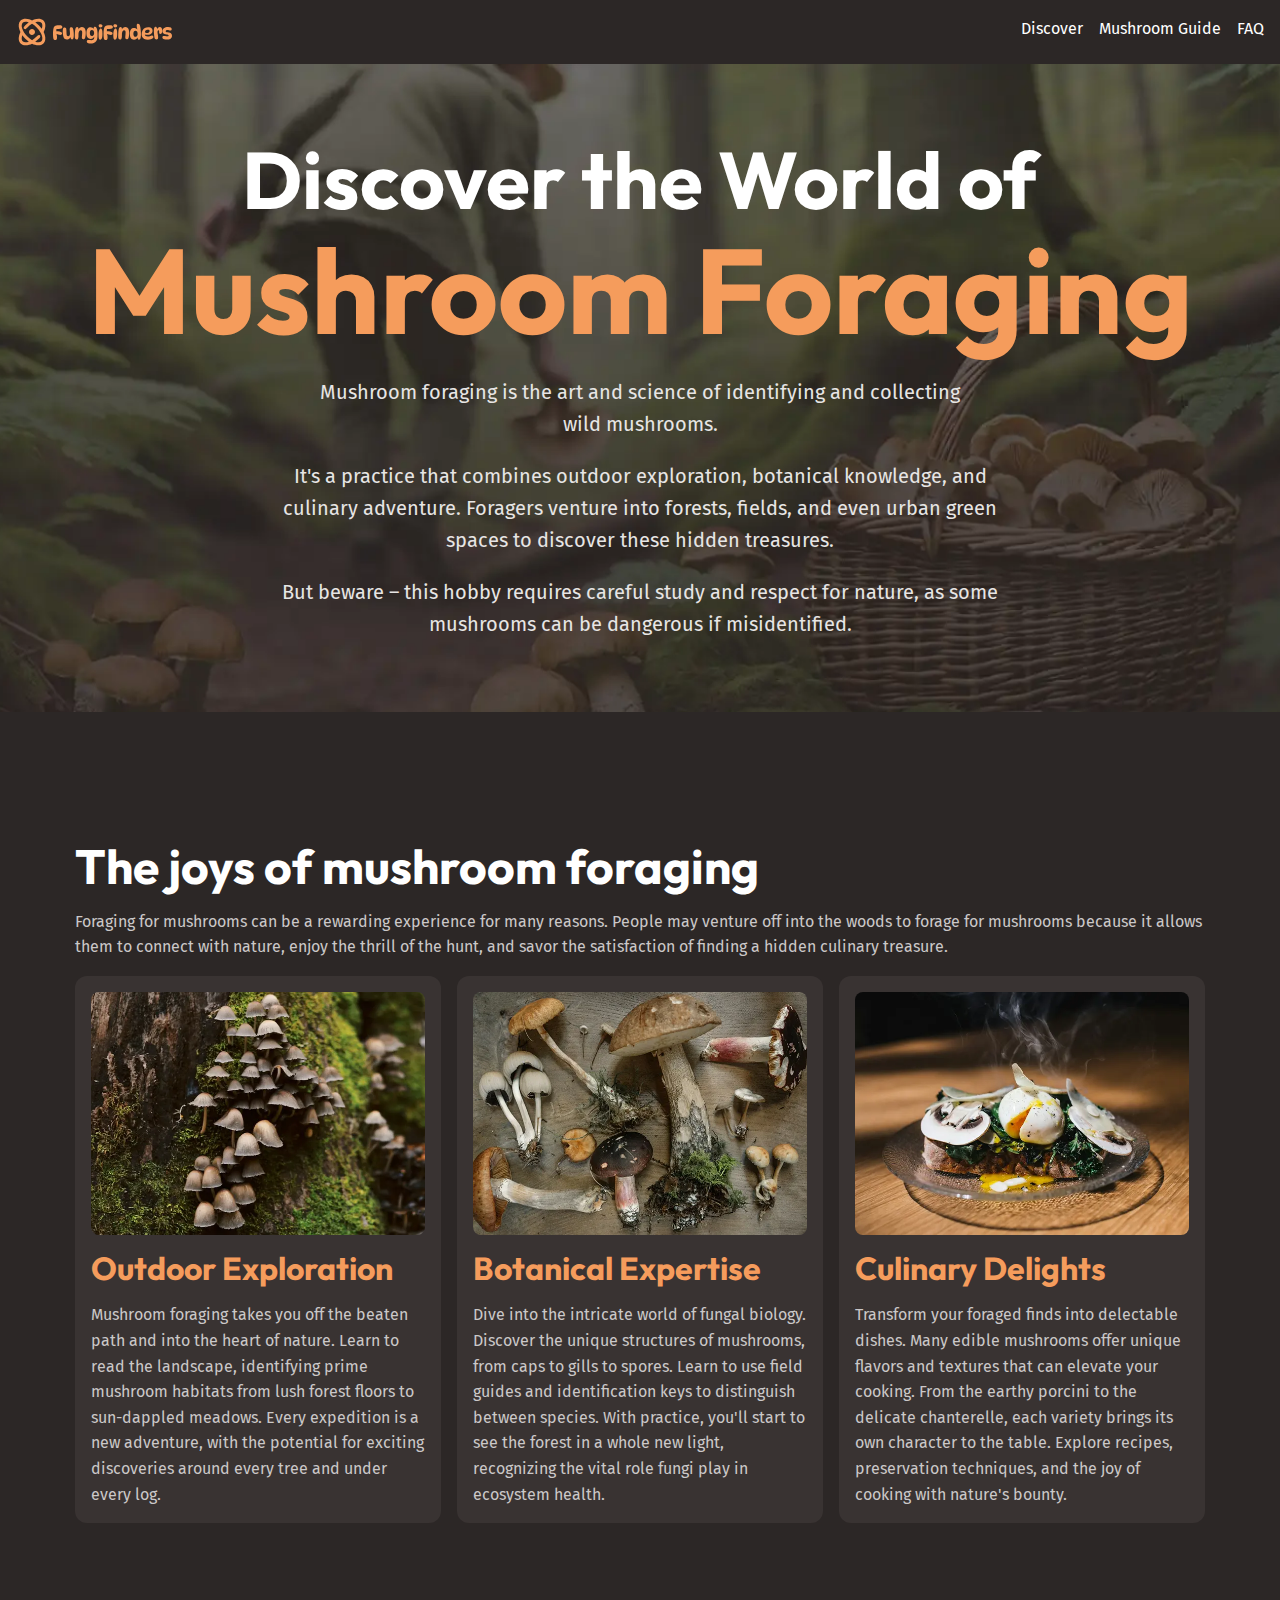
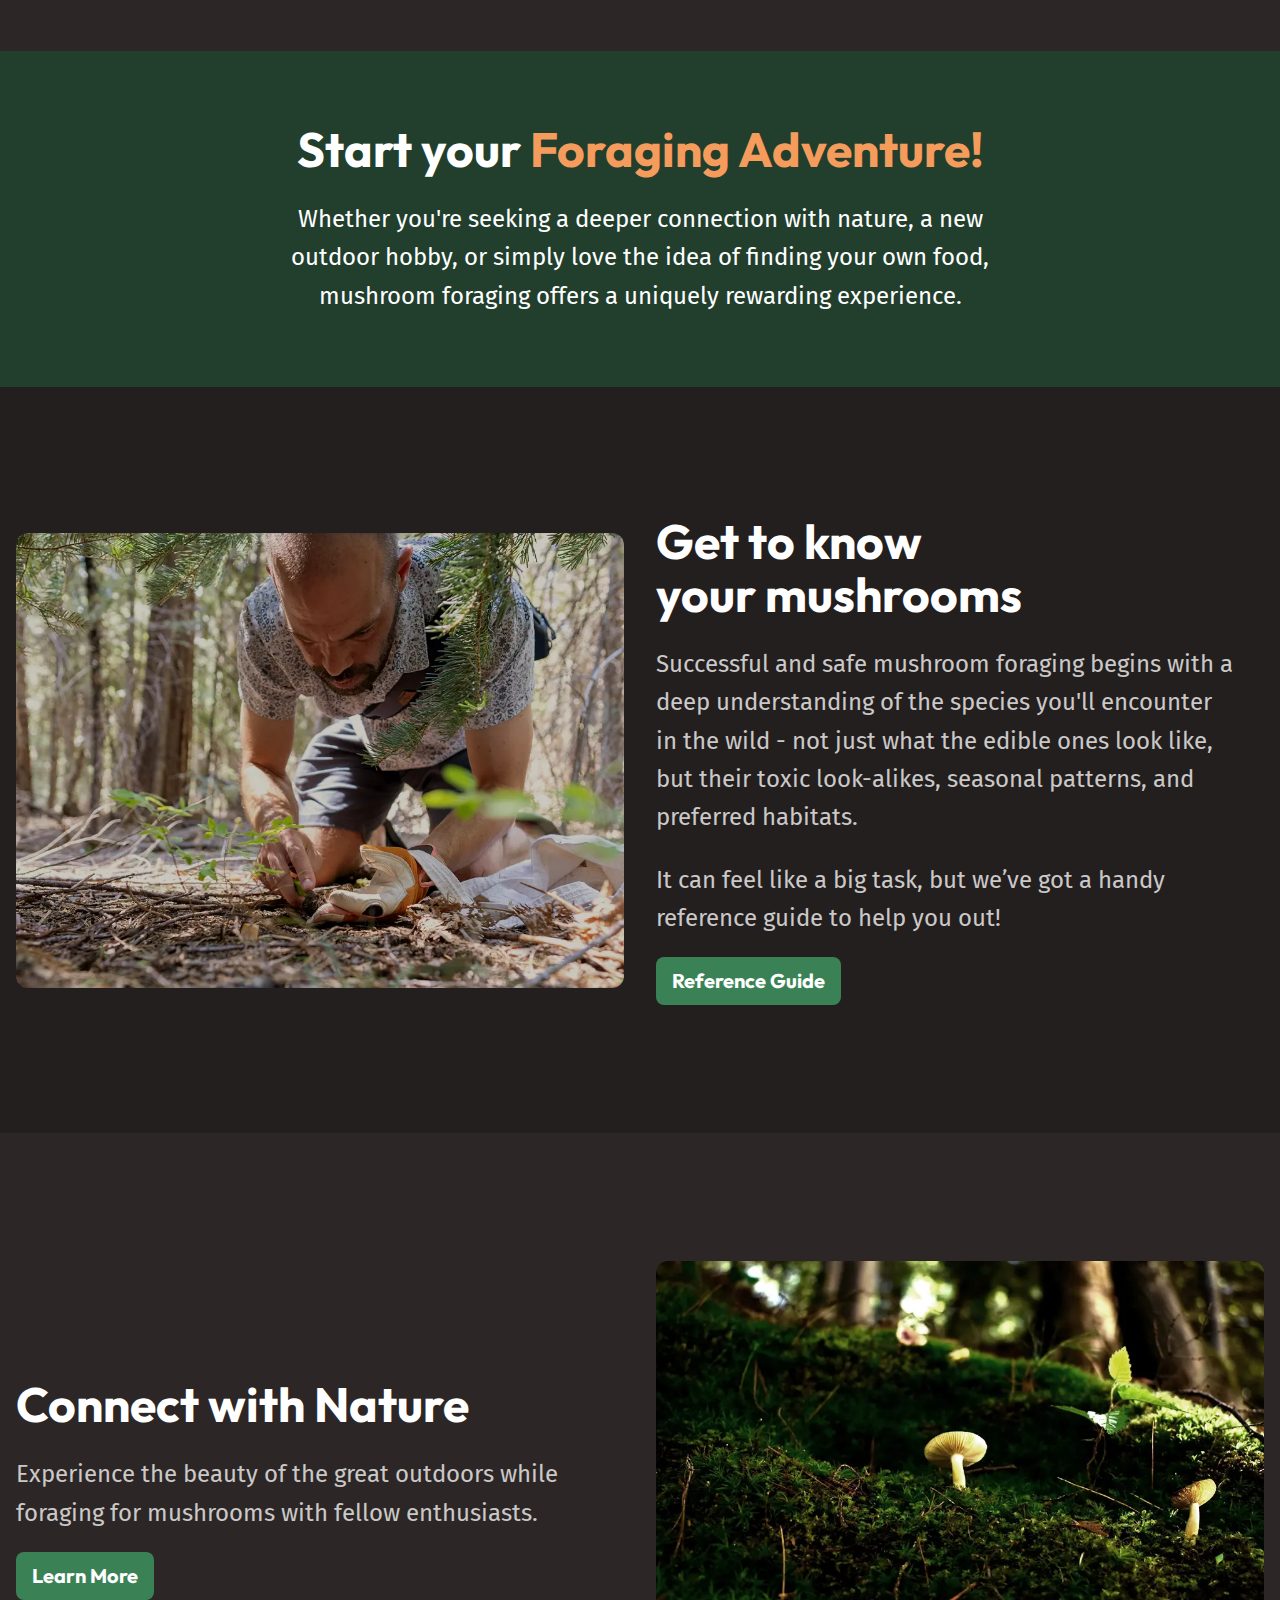
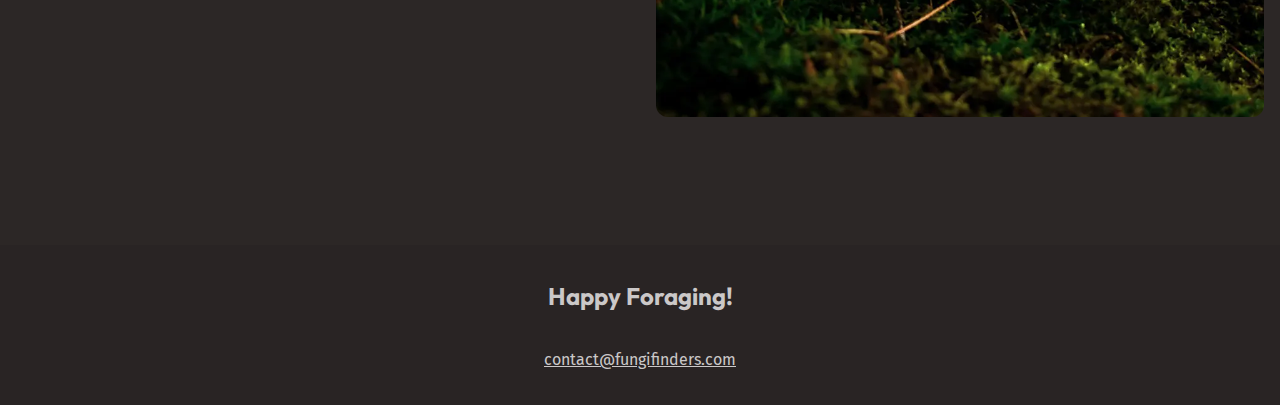
<file: index.html>
<!DOCTYPE html>
<html lang="en">
  <head>
    <meta charset="UTF-8" />
    <meta name="viewport" content="width=device-width, initial-scale=1.0" />
    <title>Fungi Finders</title>
    <link rel="stylesheet" href="styles.css" />
    <link rel="preconnect" href="https://fonts.googleapis.com" />
    <link rel="preconnect" href="https://fonts.gstatic.com" crossorigin />
    <link
      href="https://fonts.googleapis.com/css2?family=Fira+Sans:wght@400;700&family=Outfit:wght@100..900&display=swap"
      rel="stylesheet"
    />
    <script src="main.js" defer></script>
  </head>
  <body>
    <a class="skip-to-main" href="#main">Skip to main content</a>
    <header class="site-header">
      <div class="wrapper" data-width="wide">
        <div class="site-header__inner">
          <img src="/assets/fungi-finders.svg" alt="" />
          <button aria-controls="primary-nav" aria-expanded="false">
            <span class="visually-hidden">Menu</span>
            <img src="assets/hamburger.svg" alt="" />
          </button>
          <nav id="primary-nav" class="primary-navigation">
            <ul role="list">
              <li><a href="/">Discover</a></li>
              <li><a href="/mushroom-guide.html">Mushroom Guide</a></li>
              <li><a href="/mushroom-guide.html#faq">FAQ</a></li>
            </ul>
          </nav>
        </div>
      </div>
    </header>
    <main id="main">
      <section class="hero section flow" data-padding="compact">
        <div class="wrapper">
          <h1 class="hero__title">
            Discover the World of <span>Mushroom Foraging</span>
          </h1>
        </div>
        <div class="wrapper" data-width="narrow">
          <div class="flow">
            <p>
              Mushroom foraging is the art and science of identifying and
              collecting wild mushrooms.
            </p>
            <p>
              It's a practice that combines outdoor exploration, botanical
              knowledge, and culinary adventure. Foragers venture into forests,
              fields, and even urban green spaces to discover these hidden
              treasures.
            </p>
            <p>
              But beware – this hobby requires careful study and respect for
              nature, as some mushrooms can be dangerous if misidentified.
            </p>
          </div>
        </div>
      </section>

      <section class="section">
        <div class="wrapper flow">
          <h2 class="section-title">The joys of mushroom foraging</h2>
          <p>
            Foraging for mushrooms can be a rewarding experience for many
            reasons. People may venture off into the woods to forage for
            mushrooms because it allows them to connect with nature, enjoy the
            thrill of the hunt, and savor the satisfaction of finding a hidden
            culinary treasure.
          </p>
          <!--three columns-->
          <div class="equal-columns">
            <div class="card">
              <img
                src="/assets/outdoor-exploration.webp"
                alt="Tightly grouped brown mushrooms growing up a mossy tree trunk"
              />
              <h3 class="card__title">Outdoor Exploration</h3>
              <p>
                Mushroom foraging takes you off the beaten path and into the
                heart of nature. Learn to read the landscape, identifying prime
                mushroom habitats from lush forest floors to sun-dappled
                meadows. Every expedition is a new adventure, with the potential
                for exciting discoveries around every tree and under every log.
              </p>
            </div>
            <div class="card">
              <img
                src="/assets/botanical-expertise.webp"
                alt="Wild mushrooms on a table"
              />
              <h3 class="card__title">Botanical Expertise</h3>
              <p>
                Dive into the intricate world of fungal biology. Discover the
                unique structures of mushrooms, from caps to gills to spores.
                Learn to use field guides and identification keys to distinguish
                between species. With practice, you'll start to see the forest
                in a whole new light, recognizing the vital role fungi play in
                ecosystem health.
              </p>
            </div>
            <div class="card">
              <img
                src="/assets/culinary-delight.webp"
                alt="plate of rooms with mushrooms"
              />
              <h3 class="card__title">Culinary Delights</h3>
              <p>
                Transform your foraged finds into delectable dishes. Many edible
                mushrooms offer unique flavors and textures that can elevate
                your cooking. From the earthy porcini to the delicate
                chanterelle, each variety brings its own character to the table.
                Explore recipes, preservation techniques, and the joy of cooking
                with nature's bounty.
              </p>
            </div>
          </div>
        </div>
      </section>

      <section
        class="section background-accent text-center"
        data-padding="compact"
      >
        <div class="wrapper" data-width="narrow">
          <div class="flow font-size-lg text-high-contrast">
            <h2 class="section-title">
              Start your <span class="text-brand">Foraging Adventure!</span>
            </h2>
            <p>
              Whether you're seeking a deeper connection with nature, a new
              outdoor hobby, or simply love the idea of finding your own food,
              mushroom foraging offers a uniquely rewarding experience.
            </p>
          </div>
        </div>
      </section>

      <section class="section background-extra-dark">
        <div class="wrapper" data-width="wide">
          <div class="equal-columns" data-gap="large" data-alignment="centered">
            <div>
              <img
                src="/assets/get-to-know.webp"
                alt="A man on his knees harvesting mushrooms in a forest"
              />
            </div>
            <div class="flow font-size-lg">
              <h2 class="section-title">Get to know your mushrooms</h2>
              <p>
                Successful and safe mushroom foraging begins with a deep
                understanding of the species you'll encounter in the wild - not
                just what the edible ones look like, but their toxic
                look-alikes, seasonal patterns, and preferred habitats.
              </p>
              <p>
                It can feel like a big task, but we’ve got a handy reference
                guide to help you out!
              </p>
              <a class="button" href="#"
                ><span class="visually-hidden"
                  >Learn more about wild mushrooms using our handy</span
                >Reference Guide</a
              >
            </div>
          </div>
        </div>
      </section>

      <section class="section">
        <!--two-colums-->
        <div class="wrapper" data-width="wide">
          <div class="equal-columns" data-gap="large" data-alignment="centered">
            <div class="flow font-size-lg">
              <h2 class="section-title">Connect with Nature</h2>
              <p>
                Experience the beauty of the great outdoors while foraging for
                mushrooms with fellow enthusiasts.
              </p>
              <a class="button" href="#"
                >Learn More<span class="visually-hidden">
                  about the different types of mushrooms using our handy
                  mushroom guide.</span
                ></a
              >
            </div>
            <div>
              <img
                src="/assets/nature.webp"
                alt="a small white mushrooms growing on forest"
              />
            </div>
          </div>
        </div>
      </section>
    </main>
    <footer class="site-footer">
      <p class="site-footer__title">Happy Foraging!</p>
      <a href="mailto:contact@fungifinders.com">contact@fungifinders.com</a>
    </footer>
  </body>
</html>
</file>
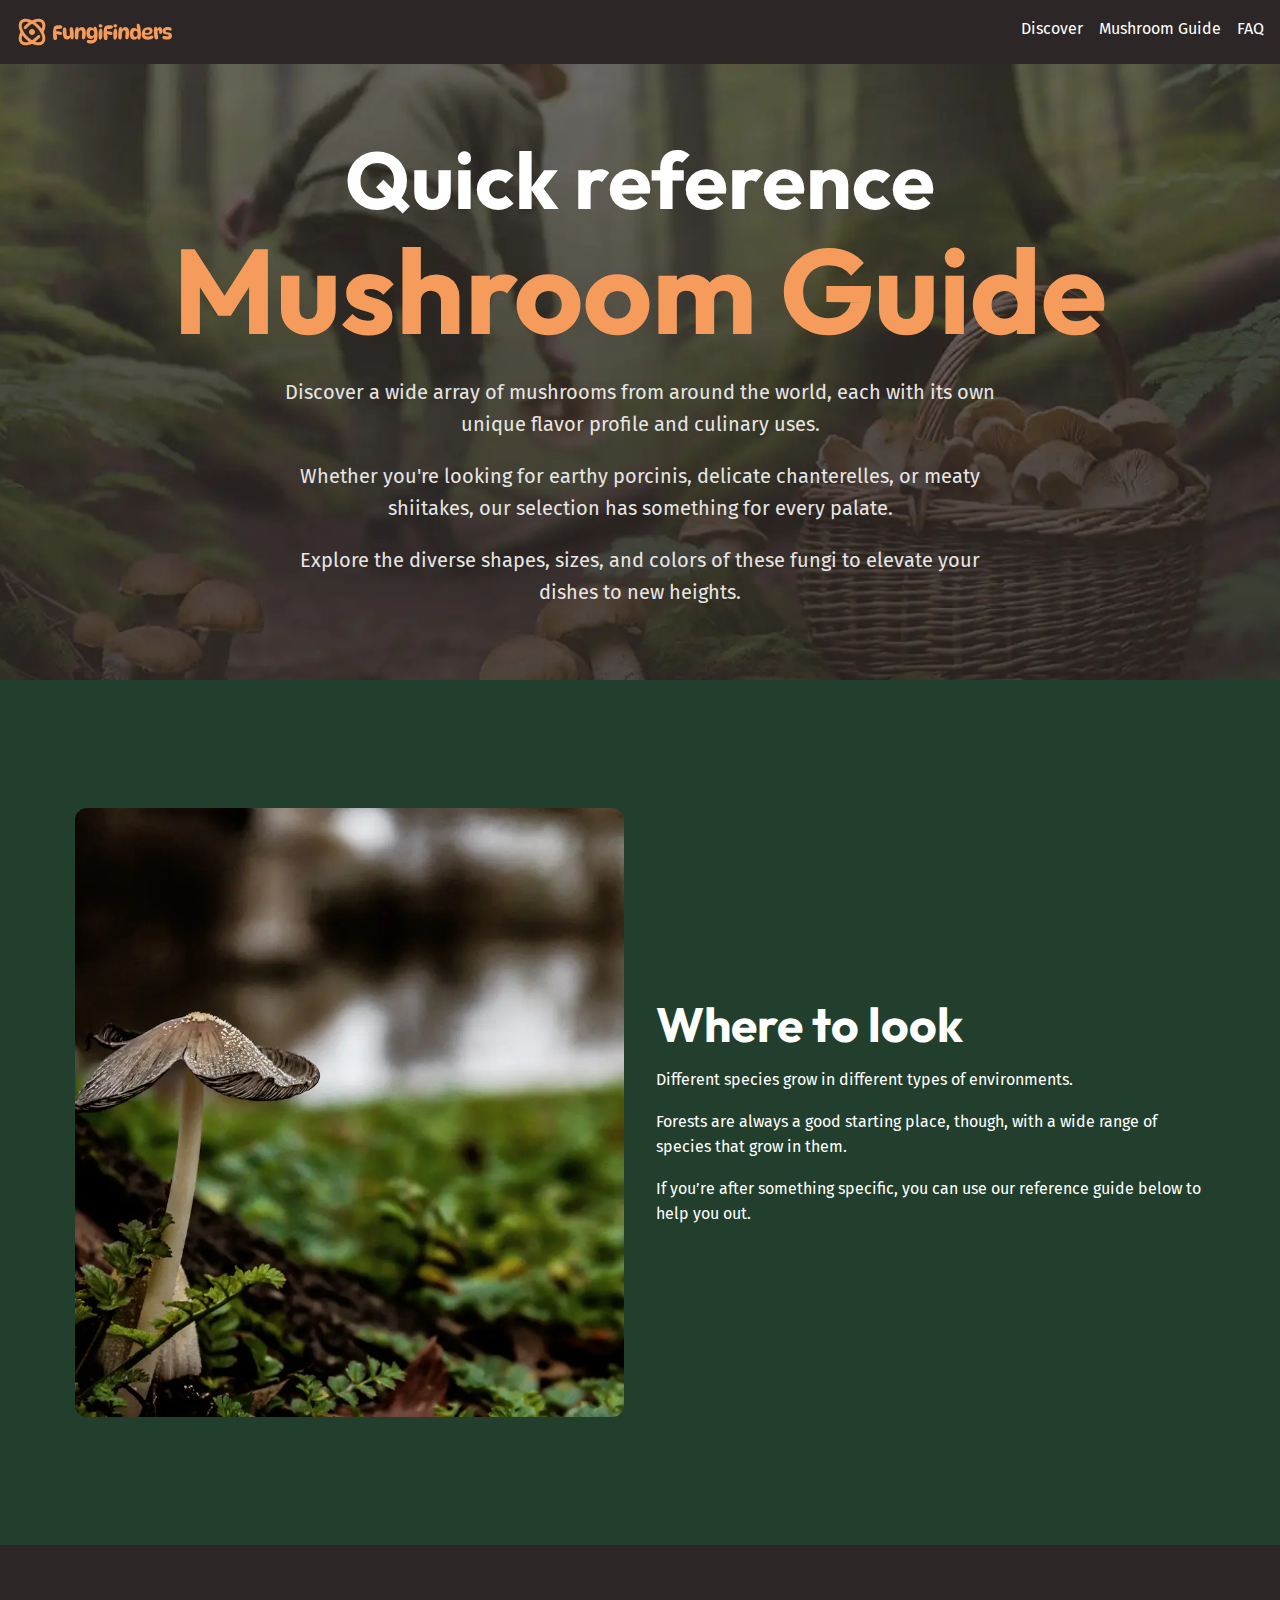
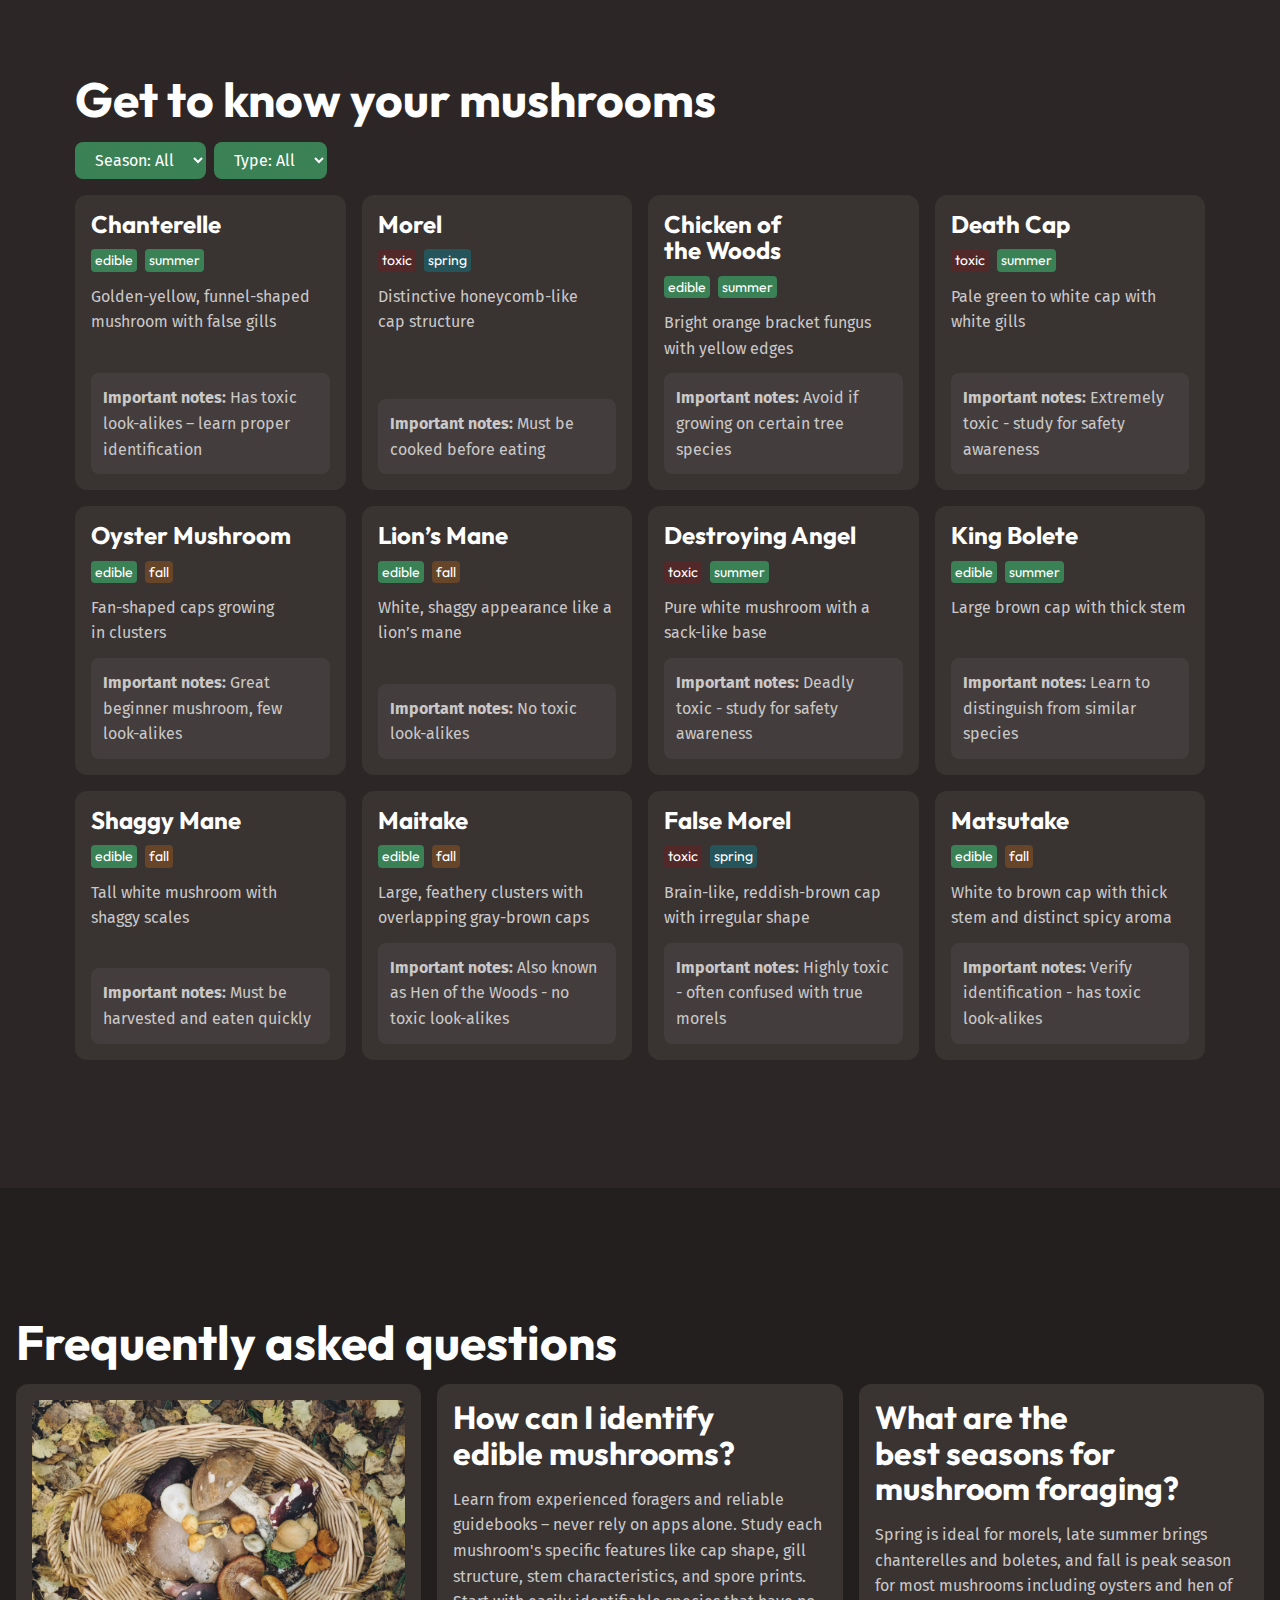
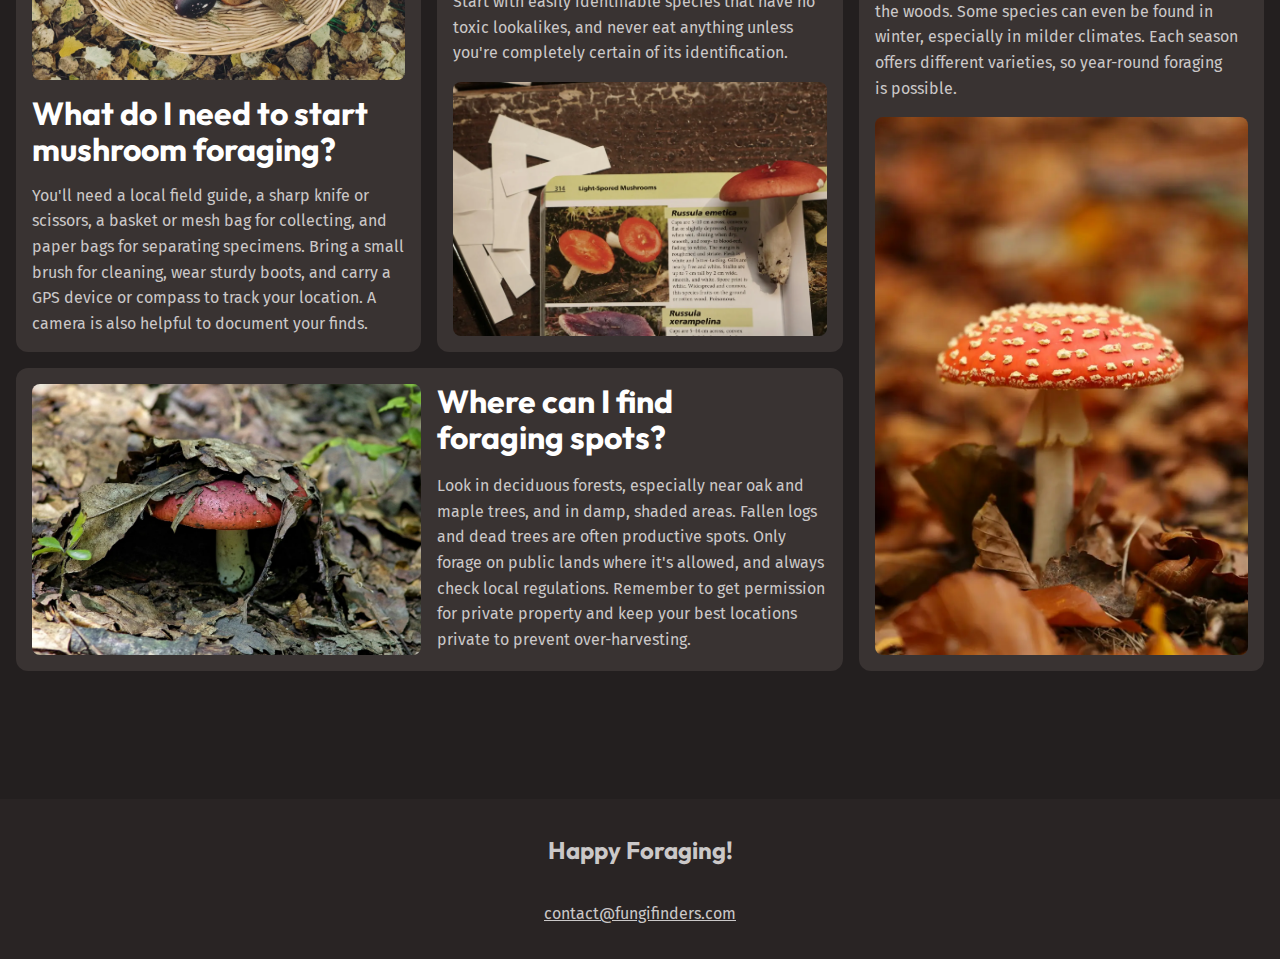
<file: mushroom-guide.html>
<!DOCTYPE html>
<html lang="en">
  <head>
    <meta charset="UTF-8" />
    <meta name="viewport" content="width=device-width, initial-scale=1.0" />
    <title>Fungi Finders</title>
    <link rel="stylesheet" href="styles.css" />
    <link rel="preconnect" href="https://fonts.googleapis.com" />
    <link rel="preconnect" href="https://fonts.gstatic.com" crossorigin />
    <link
      href="https://fonts.googleapis.com/css2?family=Fira+Sans:wght@400;700&family=Outfit:wght@100..900&display=swap"
      rel="stylesheet"
    />
    <script src="main.js" defer></script>
    <script src="mushroom-filter.js" defer></script>
  </head>
  <body>
    <a class="skip-to-main" href="#main">Skip to main content</a>
    <header class="site-header">
      <div class="wrapper" data-width="wide">
        <div class="site-header__inner">
          <img src="/assets/fungi-finders.svg" alt="" />
          <button aria-controls="primary-nav" aria-expanded="false">
            <span class="visually-hidden">Menu</span>
            <img src="assets/hamburger.svg" alt="" />
          </button>
          <nav id="primary-nav" class="primary-navigation">
            <ul role="list">
              <li><a href="/">Discover</a></li>
              <li><a href="/mushroom-guide.html">Mushroom Guide</a></li>
              <li><a href="/mushroom-guide.html#faq">FAQ</a></li>
            </ul>
          </nav>
        </div>
      </div>
    </header>
    <main id="main">
      <section class="hero section flow" data-padding="compact">
        <div class="wrapper">
          <h1 class="hero__title">
            Quick reference<span>Mushroom Guide</span>
          </h1>
        </div>
        <div class="wrapper" data-width="narrow">
          <div class="flow">
            <p>
              Discover a wide array of mushrooms from around the world, each
              with its own unique flavor profile and culinary uses.
            </p>
            <p>
              Whether you're looking for earthy porcinis, delicate chanterelles,
              or meaty shiitakes, our selection has something for every palate.
            </p>
            <p>
              Explore the diverse shapes, sizes, and colors of these fungi to
              elevate your dishes to new heights.
            </p>
          </div>
        </div>
      </section>

      <!-- where to look-->
      <section class="section background-accent">
        <div class="wrapper">
          <div class="equal-columns" data-alignment="centered" data-gap="large">
            <div>
              <img
                src="assets/where-to-look.webp"
                alt="white mushroom with a large cap growing on the forest floor"
              />
            </div>
            <div class="flow text-size-lg text-high-contrast">
              <h2 class="section-title">Where to look</h2>
              <p>Different species grow in different types of environments.</p>
              <p>
                Forests are always a good starting place, though, with a wide
                range of species that grow in them.
              </p>
              <p>
                If you’re after something specific, you can use our reference
                guide below to help you out.
              </p>
            </div>
          </div>
        </div>
      </section>

      <section class="mushroom-guide section">
        <div class="wrapper">
          <div class="flow">
            <h2 class="section-title">Get to know your mushrooms</h2>
            <div class="flex-group">
              <select name="season" id="season" hidden>
                <option value="all">Season: All</option>
                <option value="spring">Spring</option>
                <option value="summer">Summer</option>
                <option value="fall">Fall</option>
              </select>
              <select name="edible" id="edible" hidden>
                <option value="all">Type: All</option>
                <option value="edible">Edible</option>
                <option value="toxic">Toxic</option>
              </select>
            </div>
            <div class="grid-auto-fill">
              <div class="card">
                <h3 class="card__title">Chanterelle</h3>
                <ul
                  class="tag-list"
                  role="list"
                  aria-label="Mushroom characteristics"
                >
                  <li data-edible="edible">
                    <span class="visually-hidden">This mushroom is</span> edible
                  </li>
                  <li data-season="summer">
                    <span class="visually-hidden"
                      >Best season to harvest this mushroom is</span
                    >
                    summer
                  </li>
                </ul>
                <p>Golden-yellow, funnel-shaped mushroom with false gills</p>
                <div class="card__note">
                  <strong>Important notes: </strong>Has toxic look-alikes –
                  learn proper identification
                </div>
              </div>

              <div class="card">
                <h3 class="card__title">Morel</h3>
                <ul
                  class="tag-list"
                  role="list"
                  aria-label="Mushroom characteristics"
                >
                  <li data-edible="toxic">
                    <span class="visually-hidden">This mushroom is</span> toxic
                  </li>
                  <li data-season="spring">
                    <span class="visually-hidden"
                      >Best season to harvest this mushroom is</span
                    >
                    spring
                  </li>
                </ul>
                <p>Distinctive honeycomb-like cap structure</p>
                <div class="card__note">
                  <strong>Important notes: </strong>Must be cooked before eating
                </div>
              </div>

              <div class="card">
                <h3 class="card__title">Chicken of the Woods</h3>
                <ul
                  class="tag-list"
                  role="list"
                  aria-label="Mushroom characteristics"
                >
                  <li data-edible="edible">
                    <span class="visually-hidden">This mushroom is</span> edible
                  </li>
                  <li data-season="summer">
                    <span class="visually-hidden"
                      >Best season to harvest this mushroom is</span
                    >
                    summer
                  </li>
                </ul>
                <p>Bright orange bracket fungus with yellow edges</p>
                <div class="card__note">
                  <strong>Important notes: </strong>Avoid if growing on certain
                  tree species
                </div>
              </div>

              <div class="card">
                <h3 class="card__title">Death Cap</h3>
                <ul
                  class="tag-list"
                  role="list"
                  aria-label="Mushroom characteristics"
                >
                  <li data-edible="toxic">
                    <span class="visually-hidden">This mushroom is</span>
                    toxic
                  </li>
                  <li data-season="summer">
                    <span class="visually-hidden"
                      >Best season to harvest this mushroom is</span
                    >
                    summer
                  </li>
                </ul>
                <p>Pale green to white cap with white gills</p>
                <div class="card__note">
                  <strong>Important notes: </strong>Extremely toxic - study for
                  safety awareness
                </div>
              </div>

              <div class="card">
                <h3 class="card__title">Oyster Mushroom</h3>
                <ul
                  class="tag-list"
                  role="list"
                  aria-label="Mushroom characteristics"
                >
                  <li data-edible="edible">
                    <span class="visually-hidden">This mushroom is</span> edible
                  </li>
                  <li data-season="fall">
                    <span class="visually-hidden"
                      >Best season to harvest this mushroom is</span
                    >
                    fall
                  </li>
                </ul>
                <p>Fan-shaped caps growing in clusters</p>
                <div class="card__note">
                  <strong>Important notes: </strong>Great beginner mushroom, few
                  look-alikes
                </div>
              </div>

              <div class="card">
                <h3 class="card__title">Lion’s Mane</h3>
                <ul
                  class="tag-list"
                  role="list"
                  aria-label="Mushroom characteristics"
                >
                  <li data-edible="edible">
                    <span class="visually-hidden">This mushroom is</span> edible
                  </li>
                  <li data-season="fall">
                    <span class="visually-hidden"
                      >Best season to harvest this mushroom is</span
                    >
                    fall
                  </li>
                </ul>
                <p>White, shaggy appearance like a lion’s mane</p>
                <div class="card__note">
                  <strong>Important notes: </strong> No toxic look-alikes
                </div>
              </div>

              <div class="card">
                <h3 class="card__title">Destroying Angel</h3>
                <ul
                  class="tag-list"
                  role="list"
                  aria-label="Mushroom characteristics"
                >
                  <li data-edible="toxic">
                    <span class="visually-hidden">This mushroom is</span>
                    toxic
                  </li>
                  <li data-season="summer">
                    <span class="visually-hidden"
                      >Best season to harvest this mushroom is</span
                    >
                    summer
                  </li>
                </ul>
                <p>Pure white mushroom with a sack-like base</p>
                <div class="card__note">
                  <strong>Important notes: </strong>Deadly toxic - study for
                  safety awareness
                </div>
              </div>

              <div class="card">
                <h3 class="card__title">King Bolete</h3>
                <ul
                  class="tag-list"
                  role="list"
                  aria-label="Mushroom characteristics"
                >
                  <li data-edible="edible">
                    <span class="visually-hidden">This mushroom is</span> edible
                  </li>
                  <li data-season="summer">
                    <span class="visually-hidden"
                      >Best season to harvest this mushroom is</span
                    >
                    summer
                  </li>
                </ul>
                <p>Large brown cap with thick stem</p>
                <div class="card__note">
                  <strong>Important notes: </strong>Learn to distinguish from
                  similar species
                </div>
              </div>

              <div class="card">
                <h3 class="card__title">Shaggy Mane</h3>
                <ul
                  class="tag-list"
                  role="list"
                  aria-label="Mushroom characteristics"
                >
                  <li data-edible="edible">
                    <span class="visually-hidden">This mushroom is</span> edible
                  </li>
                  <li data-season="fall">
                    <span class="visually-hidden"
                      >Best season to harvest this mushroom is</span
                    >
                    fall
                  </li>
                </ul>
                <p>Tall white mushroom with shaggy scales</p>
                <div class="card__note">
                  <strong>Important notes: </strong>Must be harvested and eaten
                  quickly
                </div>
              </div>

              <div class="card">
                <h3 class="card__title">Maitake</h3>
                <ul
                  class="tag-list"
                  role="list"
                  aria-label="Mushroom characteristics"
                >
                  <li data-edible="edible">
                    <span class="visually-hidden">This mushroom is</span> edible
                  </li>
                  <li data-season="fall">
                    <span class="visually-hidden"
                      >Best season to harvest this mushroom is</span
                    >
                    fall
                  </li>
                </ul>
                <p>Large, feathery clusters with overlapping gray-brown caps</p>
                <div class="card__note">
                  <strong>Important notes: </strong>Also known as Hen of the
                  Woods - no toxic look-alikes
                </div>
              </div>

              <div class="card">
                <h3 class="card__title">False Morel</h3>
                <ul
                  class="tag-list"
                  role="list"
                  aria-label="Mushroom characteristics"
                >
                  <li data-edible="toxic">
                    <span class="visually-hidden">This mushroom is</span>
                    toxic
                  </li>
                  <li data-season="spring">
                    <span class="visually-hidden"
                      >Best season to harvest this mushroom is</span
                    >
                    spring
                  </li>
                </ul>
                <p>Brain-like, reddish-brown cap with irregular shape</p>
                <div class="card__note">
                  <strong>Important notes: </strong> Highly toxic - often
                  confused with true morels
                </div>
              </div>

              <div class="card">
                <h3 class="card__title">Matsutake</h3>
                <ul
                  class="tag-list"
                  role="list"
                  aria-label="Mushroom characteristics"
                >
                  <li data-edible="edible">
                    <span class="visually-hidden">This mushroom is</span> edible
                  </li>
                  <li data-season="fall">
                    <span class="visually-hidden"
                      >Best season to harvest this mushroom is</span
                    >
                    fall
                  </li>
                </ul>
                <p>
                  White to brown cap with thick stem and distinct spicy aroma
                </p>
                <div class="card__note">
                  <strong>Important notes: </strong>Verify identification - has
                  toxic look-alikes
                </div>
              </div>
              <div class="no-matches" hidden>No matches for these filters</div>
            </div>
          </div>
        </div>
      </section>

      <section id="faq" class="background-extra-dark section">
        <div class="wrapper flow" data-width="wide">
          <h2 class="section-title">Frequently asked questions</h2>
          <div class="faq-bento">
            <div class="card">
              <img
                src="assets/start-foraging.webp"
                alt="A basket full of mushrooms"
              />
              <h3 class="card__title">
                What do I need to start mushroom foraging?
              </h3>
              <p>
                You'll need a local field guide, a sharp knife or scissors, a
                basket or mesh bag for collecting, and paper bags for separating
                specimens. Bring a small brush for cleaning, wear sturdy boots,
                and carry a GPS device or compass to track your location. A
                camera is also helpful to document your finds.
              </p>
            </div>
            <div class="card">
              <img
                src="assets/identify-mushrooms.webp"
                alt="A mushroom on top of a book showing info on that mushroom"
              />
              <h3 class="card__title">How can I identify edible mushrooms?</h3>
              <p>
                Learn from experienced foragers and reliable guidebooks – never
                rely on apps alone. Study each mushroom's specific features like
                cap shape, gill structure, stem characteristics, and spore
                prints. Start with easily identifiable species that have no
                toxic lookalikes, and never eat anything unless you're
                completely certain of its identification.
              </p>
            </div>
            <div class="card">
              <img
                src="assets/where-to-find.webp"
                alt="A mushroom with red cap poking from pile of leaves"
              />
              <h3 class="card__title">Where can I find foraging spots?</h3>
              <p>
                Look in deciduous forests, especially near oak and maple trees,
                and in damp, shaded areas. Fallen logs and dead trees are often
                productive spots. Only forage on public lands where it's
                allowed, and always check local regulations. Remember to get
                permission for private property and keep your best locations
                private to prevent over-harvesting.
              </p>
            </div>
            <div class="card">
              <img
                src="assets/best-seasons.webp"
                alt="A red capped mushroom with white dots groving out of a leafy forest floor"
              />
              <h3 class="card__title">
                What are the best seasons for mushroom foraging?
              </h3>
              <p>
                Spring is ideal for morels, late summer brings chanterelles and
                boletes, and fall is peak season for most mushrooms including
                oysters and hen of the woods. Some species can even be found in
                winter, especially in milder climates. Each season offers
                different varieties, so year-round foraging is possible.
              </p>
            </div>
          </div>
        </div>
      </section>
    </main>
    <footer class="site-footer">
      <p class="site-footer__title">Happy Foraging!</p>
      <a href="mailto:contact@fungifinders.com">contact@fungifinders.com</a>
    </footer>
  </body>
</html>
</file>
<file: styles.css>
@view-transition {
  navigation: auto;
}

@layer reset {
  *,
  *::before,
  *::after {
    box-sizing: border-box;
  }

  /* https://kilianvalkhof.com/2022/css-html/your-css-reset-needs-text-size-adjust-probably/ */
  html {
    -moz-text-size-adjust: none;
    -webkit-text-size-adjust: none;
    text-size-adjust: none;
  }

  body,
  h1,
  h2,
  h3,
  h4,
  p,
  figure,
  blockquote,
  dl,
  dd {
    margin: 0;
  }

  /* https://www.scottohara.me/blog/2019/01/12/lists-and-safari.html */
  [role="list"] {
    list-style: none;
    margin: 0;
    padding: 0;
  }

  body {
    min-block-size: 100vh;
    line-height: 1.6;
  }

  h1,
  h2,
  h3,
  button,
  input,
  label {
    line-height: 1.1;
  }

  h1,
  h2,
  h3,
  h4 {
    text-wrap: balance;
  }

  p,
  li {
    text-wrap: pretty;
  }

  img,
  picture {
    max-inline-size: 100%;
    display: block;
  }

  input,
  button,
  textarea,
  select {
    font: inherit;
  }
}

@layer base {
  :root {
    --clr-white: hsl(0, 0%, 100%);
    --clr-gray-100: hsl(0, 2%, 79%);
    --clr-brand-400: hsl(25, 88%, 75%);
    --clr-brand-500: hsl(25, 88%, 66%);
    --clr-green-300: hsl(143, 19%, 69%);
    --clr-green-400: hsl(143, 19%, 49%);
    --clr-green-500: hsl(143, 38%, 37%);
    --clr-green-600: hsl(145, 29%, 19%);
    --clr-brown-500: hsl(10, 5%, 25%);
    --clr-brown-600: hsl(9, 7%, 21%);
    --clr-brown-700: hsl(9, 8%, 16%);
    --clr-brown-800: hsl(0, 6%, 15%);
    --clr-brown-900: hsl(0, 6%, 13%);

    --clr-brown-100: hsl(10, 5%, 90%);
    --clr-brown-200: hsl(9, 7%, 85%);
    --clr-brown-300: hsl(9, 8%, 75%);
    --clr-brown-400: hsl(0, 6%, 60%);

    --clr-orange-500: hsl(28, 43%, 28%);
    --clr-red-500: hsl(359, 34%, 24%);
    --clr-teal-500: hsl(186, 42%, 25%);

    --ff-heading: "Outfit", sans-serif;
    --ff-body: "Fira Sans", sans-serif;
    /*convert figma font pixels to rem*/
    --fs-300: 0.875rem;
    --fs-400: 1rem;
    --fs-500: 1.125rem;
    --fs-600: 1.25rem;
    --fs-700: 1.5rem;
    --fs-800: 2rem;
    --fs-900: 3.75rem;
    --fs-1000: 3.75rem;

    @media (width > 760px) {
      --fs-500: 1.25rem;
      --fs-600: 1.5rem;
      --fs-700: 2rem;
      --fs-800: 3rem;
      --fs-900: 5rem;
      --fs-1000: 7.5rem;
    }
  }
  :root {
    /* primitives here */
    --text-main: var(--clr-gray-100);
    --text-high-contrast: var(--clr-white);
    --text-brand: var(--clr-brand-500);
    --text-brand-light: var(--clr-brand-400);

    --background-accent-light: var(--clr-green-400);
    --background-accent-main: var(--clr-green-500);
    --background-accent-dark: var(--clr-green-600);

    --background-extra-light: var(--clr-brown-500);
    --background-light: var(--clr-brown-600);
    --background-main: var(--clr-brown-700);
    --background-dark: var(--clr-brown-800);
    --background-extra-dark: var(--clr-brown-900);

    --font-size-heading-sm: var(--fs-700);
    --font-size-heading-regular: var(--fs-800);
    --font-size-heading-lg: var(--fs-900);
    --font-size-heading-xl: var(--fs-1000);

    --font-size-sm: var(--fs-300);
    --font-size-regular: var(--fs-400);
    --font-size-md: var(--fs-500);
    --font-size-lg: var(--fs-600);

    --border-radius-1: 0.25rem;
    --border-radius-2: 0.5rem;
    --border-radius-3: 0.75rem;

    /* Light scheme commented out.
    @media (prefers-color-scheme: light) {
      --text-main: var(--clr-brown-700);
      --text-high-contrast: var(--clr-brown-900);

      --background-accent-dark: var(--clr-green-300);
      --background-extra-light: var(--clr-brown-100);
      --background-light: var(--clr-brown-200);
      --background-main: var(--clr-brown-300);
      --background-dark: var(--clr-brown-400);
      --background-extra-dark: var(--clr-brown-500);
    }*/
  }

  html {
    font-family: var(--ff-body);
    line-height: 1.6;
    scroll-padding: 3rem;
  }

  @media (prefers-reduced-motion: no-preference) {
    html {
      scroll-behavior: smooth;
    }
  }

  body {
    font-size: var(--font-size-regular);
    color: var(--text-main);
    background-color: var(--background-main);
  }

  h1,
  h2,
  h3,
  h4 {
    font-family: var(--ff-heading);
    color: var(--text-high-contrast);
  }

  h1 {
    font-size: var(--font-size-heading-lg);
  }

  a {
    color: var(--text-high-contrast);
  }

  a:hover,
  a:focus-visible {
    color: var(--text-brand-light);
  }

  img {
    border-radius: var(--border-radius-3);
  }
}

@layer layout {
  .flex-group {
    display: flex;
    flex-wrap: wrap;
    gap: 0.5rem;
  }

  .flow > * + * {
    /* Select everything except the first child */
    /* :where(:not(:first-child)) */
    margin-top: var(--flow-spacer, 1em); /*em for better looking typography*/
  }

  .grid-flow {
    display: grid;
    gap: var(--grid-flow-gap, 1rem);
  }

  /*.grid-auto-fit*/
  .grid-auto-fill {
    --auto-fit-min-col-size: 250px;
    display: grid;
    gap: 1rem;
    grid-template-columns: repeat(
      auto-fill,
      minmax(min(var(--auto-fit-min-col-size), 100%), 1fr)
    );
  }

  .equal-columns {
    display: grid;
    gap: var(--equal-columns-gap, 1rem);
    align-items: var(--equal-columns-vertical-alignment, stretch);

    @media (width > 760px) {
      grid-auto-flow: column;
      grid-auto-columns: 1fr;
    }

    &[data-gap="large"] {
      --equal-columns-gap: 2rem;
    }

    &[data-alignment="centered"] {
      --equal-columns-vertical-alignment: center;
    }
  }
  .section {
    padding-block: 3.75rem;

    @media (min-width: 760px) {
      padding-block: 8rem;

      &[data-padding="compact"] {
        padding-block: 4.5rem;
      }
    }
  }

  .wrapper {
    --wrapper-max-width: 1130px;
    --wrapper-padding: 1rem;

    max-width: var(--wrapper-max-width);
    margin-inline: auto;
    padding-inline: var(--wrapper-padding);
    /* helps to match the Figma file */
    box-sizing: content-box;

    &[data-width="narrow"] {
      --wrapper-max-width: 720px;
    }

    &[data-width="wide"] {
      --wrapper-max-width: 1330px;
    }
  }
  /*
    .wrapper {
    max-width: 1130px;
    margin-inline: auto;
    padding-inline: 1rem;
    }

    .wrapper--narrow {
    max-width: 720px;
    }

    .wrapper--wide {
    max-width: 1330px;
    }
  */
}

@layer components {
  .skip-to-main:not(:focus) {
    clip: rect(0 0 0 0);
    clip-path: inset(50%);
    height: 1px;
    overflow: hidden;
    position: absolute;
    white-space: nowrap;
    width: 1px;
  }

  .skip-to-main {
    position: absolute;
    padding: 1rem;
    background: var(--background-accent-main);
    border-radius: var(--border-radius-2);
  }

  .site-header {
    padding-block: 1rem;

    overflow-x: clip;
    position: relative;
  }

  .site-header__inner {
    display: flex;
    flex-wrap: wrap;
    gap: 0.5rem 1rem;
    justify-content: space-between;
  }

  [aria-controls="primary-nav"] {
    z-index: 100;
    cursor: pointer;
    background: transparent;
    border: 0;

    img {
      border-radius: 0;
    }
  }

  [aria-controls="primary-nav"] {
    display: none;
  }

  .primary-navigation {
    ul {
      display: flex;
      flex-wrap: wrap;
      gap: 0.5rem 1rem;
    }

    a {
      text-decoration: none;
    }

    @media (width < 760px) {
      display: none;
      opacity: 0;
      transition: opacity 1s, display 1s, translate 1s;
      transition-behavior: allow-discrete;
      translate: 100% 0;

      position: absolute;
      z-index: 10;
      top: 0;
      right: 0;

      background-color: var(--background-accent-main);
      padding: 2rem;
      border-radius: 0 0 0 var(--border-radius-3);

      ul {
        flex-direction: column;
        gap: 0;
        font-size: var(--fs-700);
        font-weight: 700;
        font-family: var(--ff-heading);
      }

      li {
        translate: 0;
        opacity: 1;

        transition: opacity 300ms, translate 875ms;
        transition-delay: var(--delay, 125ms);

        &:nth-child(2) {
          --delay: 250ms;
        }

        &:nth-child(3) {
          --delay: 325ms;
        }
      }

      li + li {
        margin-block-start: 1rem;
        padding-top: 1rem;
        border-top: 2px solid var(--background-accent-light);
      }
    }
  }

  @media (width < 760px) {
    [aria-controls="primary-nav"] {
      display: block;
    }

    [aria-expanded="true"] ~ .primary-navigation {
      display: block;
      opacity: 1;
      translate: 0 0;

      @starting-style {
        opacity: 0;
      }

      li {
        translate: 0;
        opacity: 1;

        @starting-style {
          opacity: 0;
          translate: 100%;
        }
      }
    }
  }

  .site-footer {
    text-align: center;
    background-color: var(--background-dark);
    padding-block: 2rem;
    display: grid;
    gap: 2rem;

    a {
      color: var(--text-main);
    }

    a:hover,
    a:focus-visible {
      color: var(--text-brand-light);
    }
  }

  .site-footer__title {
    font-size: var(--font-size-lg);
    font-family: var(--ff-heading);
    font-weight: 700;
  }

  .hero {
    text-align: center;
    font-size: var(--font-size-md);
    color: var(--clr-brown-100);
    /*color-scheme: dark*/
    color-scheme: only light;
    background-image: url(/assets/hero.webp);
    background-size: cover;
    background-position: center;

    animation: fade-out both;
    animation-timeline: view();
    animation-range-start: exit;
  }

  .hero__title {
    font-size: var(--font-size-heading-lg);

    span {
      font-size: var(--font-size-heading-xl);
      color: var(--text-brand);
      display: block;
    }
  }

  .mushroom-guide {
    --card-title-font-size: var(--font-size-lg);
    --card-title-color: var(--text-high-contrast);
    --card-gap: 0.75rem;
  }

  .faq-bento {
    --card-title-color: var(--text-high-contrast);

    display: grid;
    gap: 1rem;
    grid-template-areas:
      "card-one"
      "card-two"
      "card-three"
      "card-four";

    @media (width > 600px) {
      grid-template-columns: repeat(2, 1fr);
      grid-template-areas:
        "card-one card-two"
        "card-three card-four";
    }

    @media (width > 900px) {
      grid-template-columns: repeat(3, 1fr);
      grid-template-areas:
        "card-one     card-two     card-four"
        "card-three   card-three   card-four";
    }

    .card > img {
      height: 100%;
      object-fit: cover;
      /*object-position: top left*/
    }

    @media (width > 600px) {
      .card:nth-child(even) > img {
        order: 3;
      }
    }

    .card:nth-child(1) {
      grid-area: card-one;
    }
    .card:nth-child(2) {
      grid-area: card-two;
    }
    .card:nth-child(3) {
      grid-area: card-three;

      @media (width > 900px) {
        display: grid;
        gap: 1rem;
        grid-template-columns: 1fr 1fr;

        img {
          grid-column: 1 / 2;
          grid-row: 1 / 3;
        }
      }
    }
    .card:nth-child(4) {
      grid-area: card-four;
    }
  }

  .card {
    display: flex;
    flex-direction: column;
    gap: var(--card-gap, 1rem);
    padding: 1rem;
    background-color: var(--background-light);
    border-radius: var(--border-radius-3);

    img {
      border-radius: var(
        --border-radius-2
      ); /*Inside border radius always smaller*/
    }
  }

  .card__title {
    font-size: var(--card-title-font-size, var(--font-size-heading-sm));
    color: var(--card-title-color, var(--text-brand));
  }

  .card__note {
    margin-block-start: auto;
    background-color: var(--background-extra-light);
    padding: 0.75rem;
    border-radius: var(--border-radius-2);
  }

  .tag-list {
    display: flex;
    gap: 0.5rem;
    flex-wrap: wrap;

    li {
      font-family: var(--ff-heading);
      color: var(--text-high-contrast);
      font-size: var(--font-size-sm);

      padding: 0rem 0.25rem;
      background-color: var(--tag-bg, red);
      border-radius: var(--border-radius-1);
    }

    [data-edible="edible"] {
      --tag-bg: var(--background-accent-main);
    }

    [data-edible="toxic"] {
      --tag-bg: var(--clr-red-500);
    }

    [data-season="summer"] {
      --tag-bg: var(--background-accent-main);
    }
    [data-season="spring"] {
      --tag-bg: var(--clr-teal-500);
    }
    [data-season="fall"] {
      --tag-bg: var(--clr-orange-500);
    }
  }

  .button {
    text-decoration: none;
    font-size: var(--font-size-md);
    cursor: pointer;
    display: inline-flex;
    padding: 0.5rem 1rem;
    background-color: var(--background-accent-main);
    font-family: var(--ff-heading);
    font-weight: 700;
    border-radius: var(--border-radius-2);
  }

  .button:hover,
  .button:focus-visible {
    color: var(--text-high-contrast);
    background-color: var(--background-accent-light);
  }

  select {
    padding: 0.5rem 1rem;
    background-color: var(--background-accent-main);
    border: 0;
    border-radius: var(--border-radius-2);
    color: var(--text-high-contrast);
  }
}

@layer utilities {
  [hidden] {
    display: none;
  }

  .resizing * {
    transition: none;
    animation-play-state: paused;
  }

  .text-center {
    text-align: center;
  }

  .text-brand {
    color: var(--text-brand);
  }
  .text-high-contrast {
    color: var(--text-high-contrast);
  }

  .section-title {
    font-size: var(--font-size-heading-regular);
  }

  .background-base {
    background-color: var(--background-base);
  }
  .background-light {
    background-color: var(--background-light);
  }
  .background-extra-light {
    background-color: var(--background-extra-light);
  }
  .background-dark {
    background-color: var(--background-dark);
  }
  .background-extra-dark {
    background-color: var(--background-extra-dark);
  }

  .background-accent {
    background-color: var(--background-accent-dark);
  }

  .font-size-sm {
    font-size: var(--font-size-sm);
  }
  .font-size-regular {
    font-size: var(--font-size-regular);
  }
  .font-size-md {
    font-size: var(--font-size-md);
  }
  .font-size-lg {
    font-size: var(--font-size-lg);
  }
  .visually-hidden {
    clip: rect(0 0 0 0);
    clip-path: inset(50%);
    height: 1px;
    overflow: hidden;
    position: absolute;
    white-space: nowrap;
    width: 1px;
  }
}

@keyframes fade-out {
  from {
    opacity: 1;
  }
  to {
    opacity: 0;
  }
}
</file>
